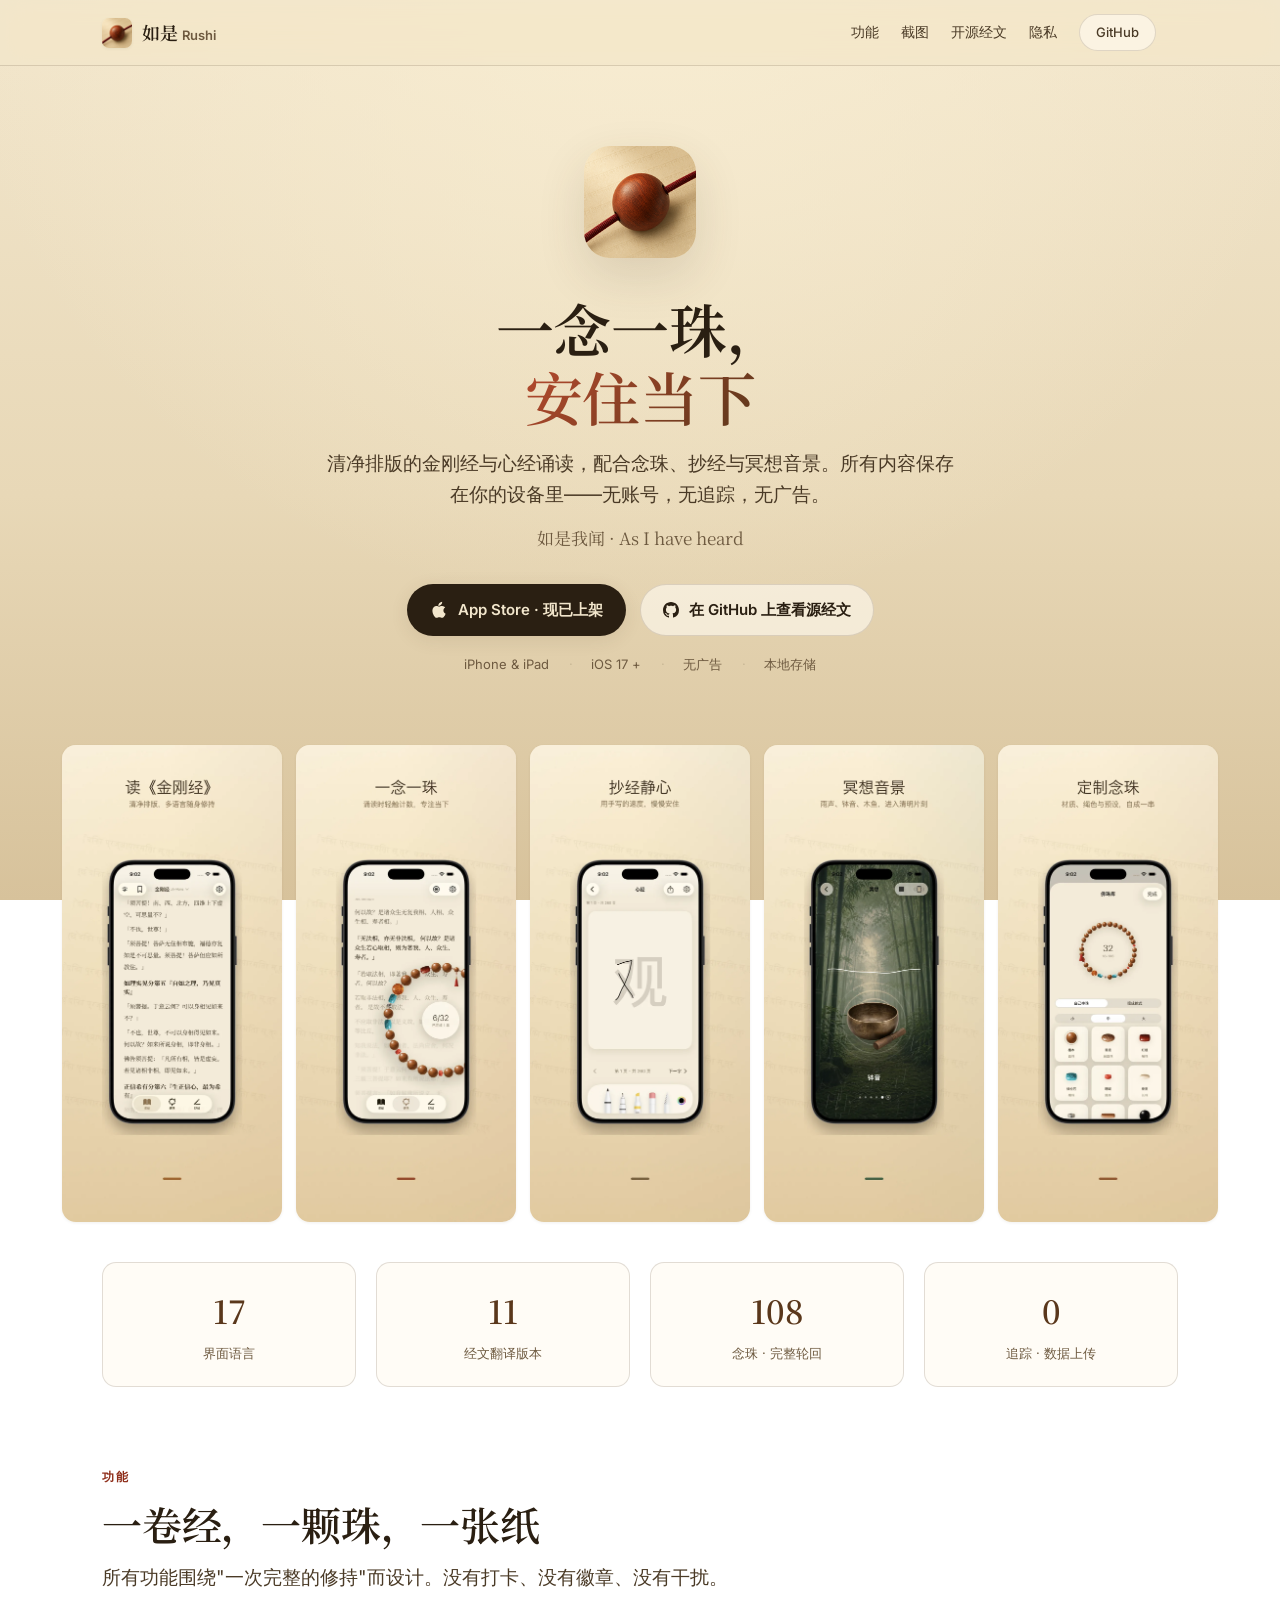
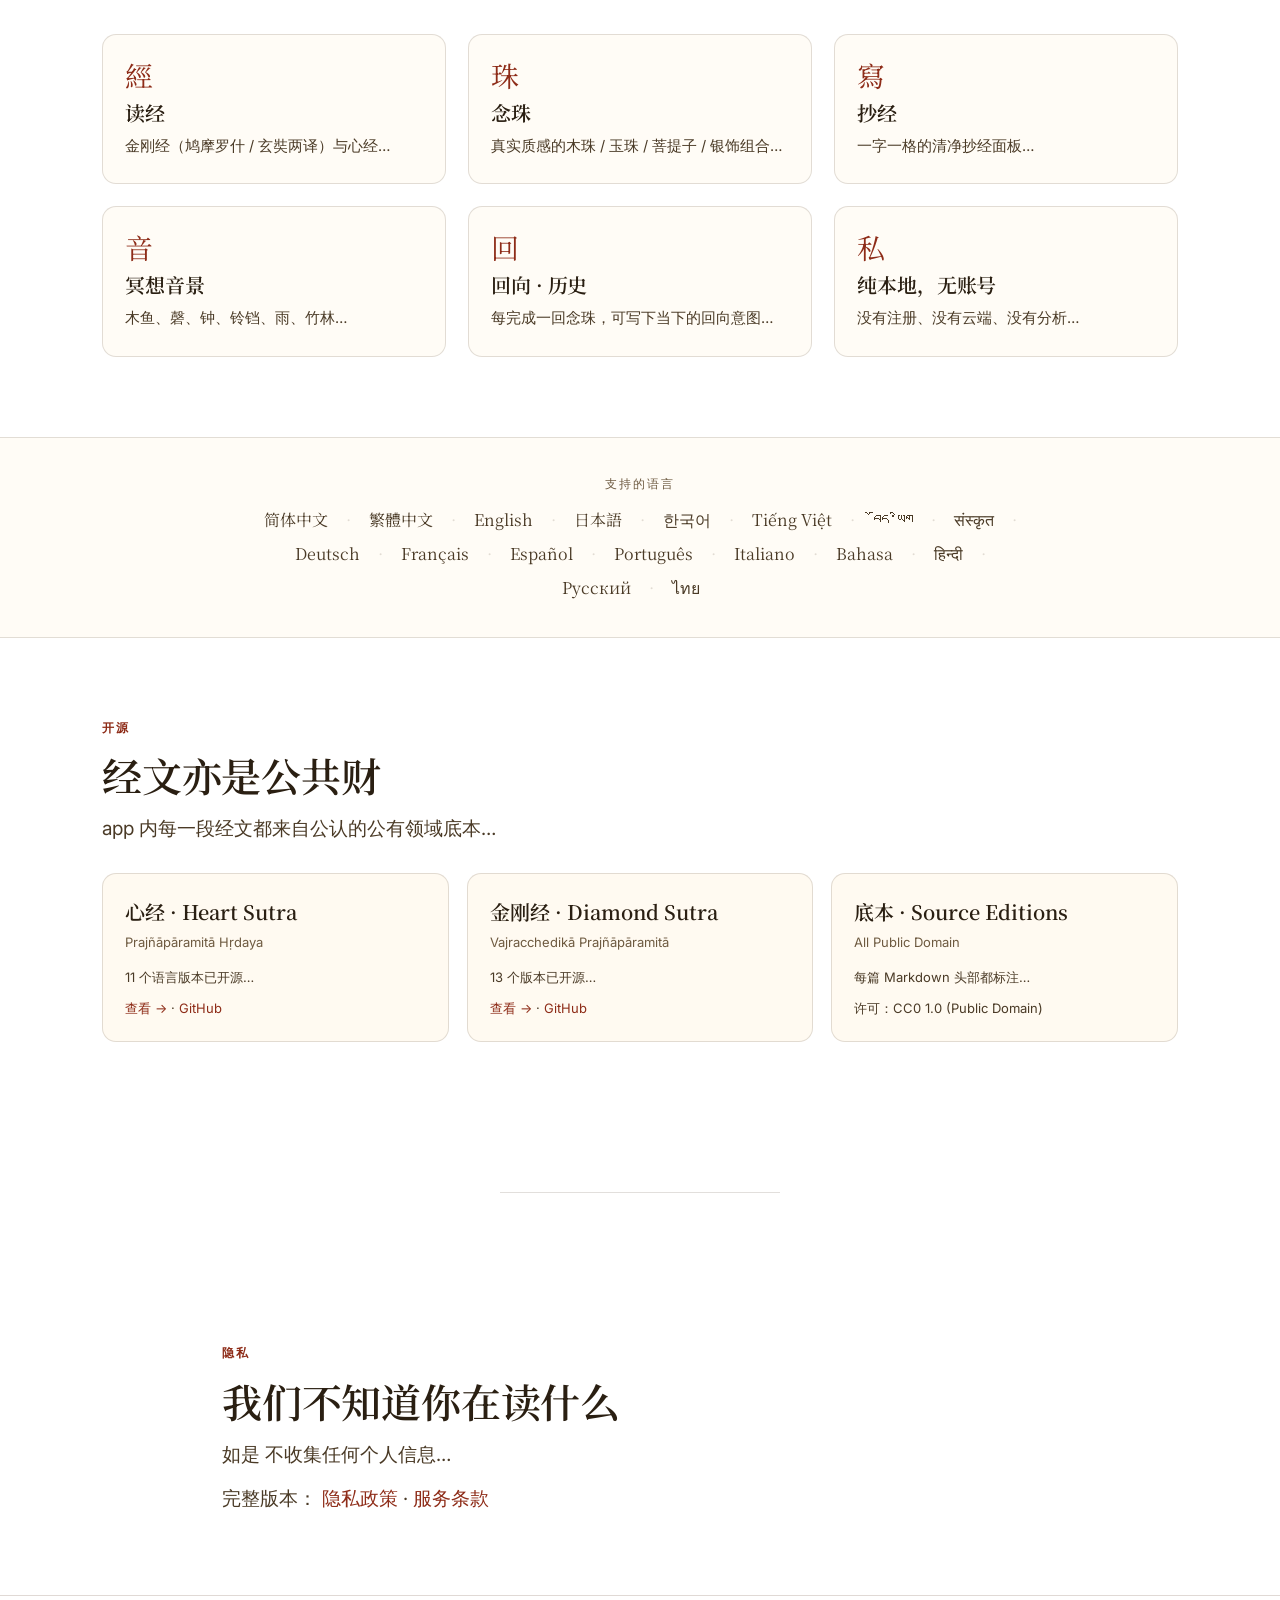
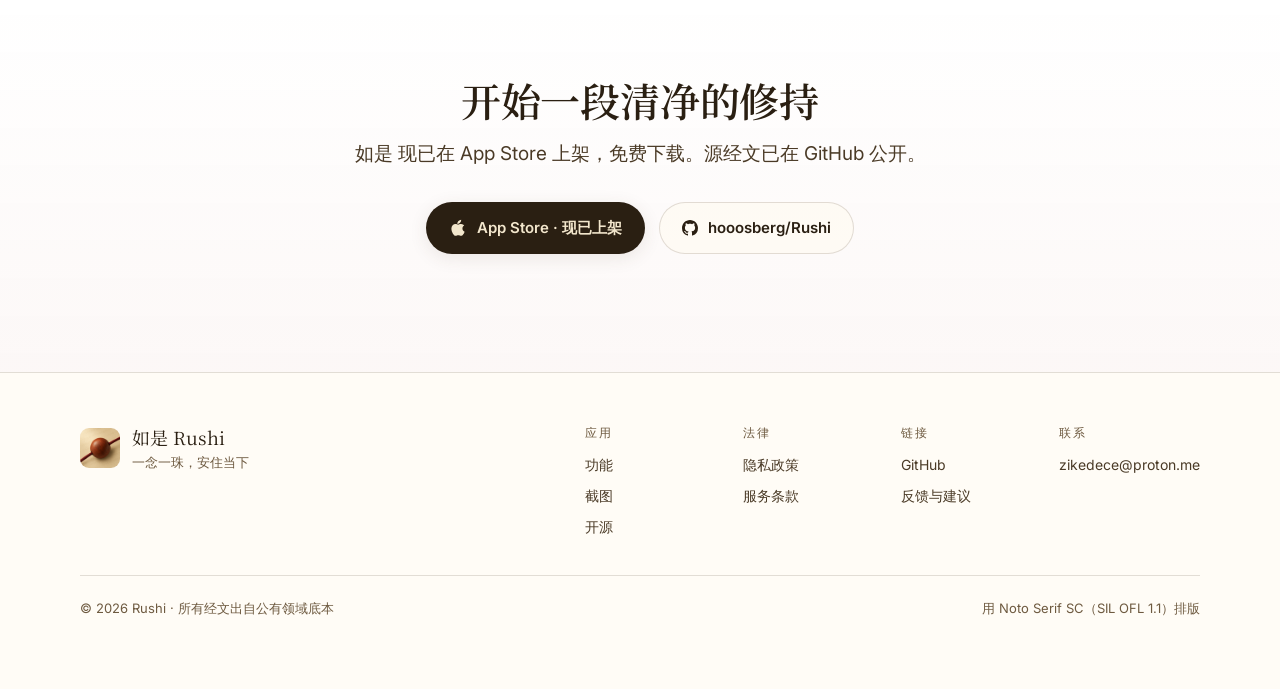
<file: index.html>
<!DOCTYPE html>
<html lang="zh-Hans">
<head>
  <meta charset="UTF-8">
  <meta name="viewport" content="width=device-width, initial-scale=1.0">
  <title data-i18n="page.title">如是 Rushi — 一念一珠，安住当下 · 金刚经 / 心经多语种诵读</title>
  <meta name="description" content="如是（Rushi）is a quiet iPhone & iPad app for reading the Diamond Sutra and Heart Sutra, working a 108-bead mala, copying scripture, and meditation sounds — in 17 languages. Open-source PD scriptures.">
  <meta name="keywords" content="Diamond Sutra, Heart Sutra, mala, prayer beads, mindfulness app, Buddhist app, prajnaparamita, vajracchedika, public domain sutra, Kumārajīva, Xuanzang, 金刚经, 心经, 念珠, 抄经">
  <meta name="author" content="Rushi">
  <meta name="theme-color" content="#F2E6CC">
  <link rel="canonical" href="https://hooosberg.github.io/Rushi/">
  <link rel="alternate" hreflang="x-default" href="https://hooosberg.github.io/Rushi/">
  <link rel="alternate" hreflang="zh-Hans" href="https://hooosberg.github.io/Rushi/#lang=zh-Hans">
  <link rel="alternate" hreflang="zh-Hant" href="https://hooosberg.github.io/Rushi/#lang=zh-Hant">
  <link rel="alternate" hreflang="en" href="https://hooosberg.github.io/Rushi/#lang=en">
  <link rel="alternate" hreflang="ja" href="https://hooosberg.github.io/Rushi/#lang=ja">
  <link rel="alternate" hreflang="ko" href="https://hooosberg.github.io/Rushi/#lang=ko">
  <link rel="alternate" hreflang="vi" href="https://hooosberg.github.io/Rushi/#lang=vi">
  <link rel="alternate" hreflang="de" href="https://hooosberg.github.io/Rushi/#lang=de">
  <link rel="alternate" hreflang="fr" href="https://hooosberg.github.io/Rushi/#lang=fr">
  <link rel="alternate" hreflang="th" href="https://hooosberg.github.io/Rushi/#lang=th">
  <link rel="stylesheet" href="./styles.css">
  <link rel="icon" type="image/png" sizes="32x32" href="./icons/app-icon-32.png">
  <link rel="icon" type="image/png" sizes="192x192" href="./icons/app-icon-180.png">
  <link rel="apple-touch-icon" sizes="180x180" href="./icons/app-icon-180.png">

  <!-- Open Graph -->
  <meta property="og:title" content="Rushi (如是) — One bead, one breath, one moment">
  <meta property="og:description" content="A quiet iPhone & iPad app for the Diamond Sutra and Heart Sutra in 17 languages. Open-source PD scriptures. No tracking.">
  <meta property="og:type" content="website">
  <meta property="og:url" content="https://hooosberg.github.io/Rushi/">
  <meta property="og:image" content="https://hooosberg.github.io/Rushi/posters/sheet-en.webp">
  <meta property="og:locale" content="en_US">
  <meta property="og:locale:alternate" content="zh_CN">
  <meta property="og:locale:alternate" content="zh_TW">
  <meta property="og:locale:alternate" content="ja_JP">
  <meta property="og:locale:alternate" content="ko_KR">
  <meta name="twitter:card" content="summary_large_image">
  <meta name="twitter:title" content="Rushi — Diamond Sutra & Heart Sutra app, all open source">
  <meta name="twitter:description" content="A quiet iPhone & iPad app for reading sutras, mala beads, copy practice, and meditation sounds. 17 languages, no tracking.">
  <meta name="twitter:image" content="https://hooosberg.github.io/Rushi/posters/sheet-en.webp">

  <script type="application/ld+json">
  {
    "@context": "https://schema.org",
    "@type": "MobileApplication",
    "name": "Rushi (如是)",
    "operatingSystem": "iOS 17.0+",
    "applicationCategory": "LifestyleApplication",
    "applicationSubCategory": "Mindfulness, Buddhist Practice",
    "description": "Diamond Sutra and Heart Sutra in calligraphic typography, with 108-bead mala, copy practice, and meditation soundscapes. All on-device.",
    "url": "https://hooosberg.github.io/Rushi/",
    "image": "https://hooosberg.github.io/Rushi/icons/app-icon-1024.png",
    "inLanguage": ["zh-Hans","zh-Hant","en","ja","ko","vi","bo","sa","de","fr","th","hi","es","pt","ru","it","id"],
    "offers": { "@type": "Offer", "price": "0", "priceCurrency": "USD" },
    "downloadUrl": "https://apps.apple.com/us/app/rushi-sutra-mala-meditation/id6766074713",
    "author": { "@type": "Person", "name": "hooosberg", "url": "https://github.com/hooosberg" }
  }
  </script>
</head>
<body>

<!-- ============================ Nav ============================ -->
<nav class="nav">
  <div class="nav-inner">
    <a href="#top" class="nav-brand">
      <img src="./icons/app-icon-64.png" alt="Rushi 如是 app icon">
      <span><span class="name-cn">如是</span><span class="name-en">Rushi</span></span>
    </a>
    <div class="nav-links">
      <a href="#features" data-i18n="nav.features">功能</a>
      <a href="#screens" data-i18n="nav.screenshots">截图</a>
      <a href="#sutras" data-i18n="nav.sutras">开源经文</a>
      <a href="#privacy-promise" data-i18n="nav.privacy">隐私</a>
      <a href="https://github.com/hooosberg/Rushi" class="btn btn-outline" style="padding:7px 16px;font-size:13px" data-i18n="nav.github">GitHub</a>
      <div class="lang-dropdown" data-lang-switcher></div>
    </div>
  </div>
</nav>

<!-- ============================ Hero ============================ -->
<section class="hero" id="top">
  <img src="./icons/app-icon-180.png" alt="Rushi app icon" class="hero-icon">
  <h1>
    <span data-i18n="hero.title.l1">一念一珠，</span><br>
    <span class="glyph" data-i18n="hero.title.l2">安住当下</span>
  </h1>
  <p class="lede" data-i18n="hero.lede">清净排版的金刚经与心经诵读，配合念珠、抄经与冥想音景。所有内容保存在你的设备里——无账号，无追踪，无广告。</p>
  <p class="subtitle" data-i18n="hero.subtitle">如是我闻 · As I have heard</p>

  <div class="cta-row">
    <a href="https://apps.apple.com/us/app/rushi-sutra-mala-meditation/id6766074713" class="btn btn-primary" target="_blank" rel="noopener">
      <svg width="18" height="18" viewBox="0 0 384 512" fill="currentColor"><path d="M318.7 268.7c-.2-36.7 16.4-64.4 50-84.8-18.8-26.9-47.2-41.7-84.7-44.6-35.5-2.8-74.3 20.7-88.5 20.7-15 0-49.4-19.7-76.4-19.7C63.3 141.2 4 184.8 4 273.5q0 39.3 14.4 81.2c12.8 36.7 59 126.7 107.2 125.2 25.2-.6 43-17.9 75.8-17.9 31.8 0 48.3 17.9 76.4 17.9 48.6-.7 90.4-82.5 102.6-119.3-65.2-30.7-61.7-90-61.7-91.9zM254.6 100.4C285.3 64 282.5 30.9 281.6 19c-27.6 1.6-59.5 18.8-77.7 39.9-20 22.6-31.7 50.6-29.2 81.9 29.8 2.3 56.9-13 79.9-40.4z"/></svg>
      <span data-i18n="hero.cta.store">App Store · 现已上架</span>
    </a>
    <a href="https://github.com/hooosberg/Rushi" class="btn btn-outline">
      <svg width="16" height="16" viewBox="0 0 16 16" fill="currentColor"><path d="M8 0c4.42 0 8 3.58 8 8a8.013 8.013 0 0 1-5.45 7.59c-.4.08-.55-.17-.55-.38 0-.27.01-1.13.01-2.2 0-.75-.25-1.23-.54-1.48 1.78-.2 3.65-.88 3.65-3.95 0-.88-.31-1.59-.82-2.15.08-.2.36-1.02-.08-2.12 0 0-.67-.22-2.2.82-.64-.18-1.32-.27-2-.27-.68 0-1.36.09-2 .27-1.53-1.03-2.2-.82-2.2-.82-.44 1.1-.16 1.92-.08 2.12-.51.56-.82 1.28-.82 2.15 0 3.06 1.86 3.75 3.64 3.95-.23.2-.44.55-.51 1.07-.46.21-1.61.55-2.33-.66-.15-.24-.6-.83-1.23-.82-.67.01-.27.38.01.53.34.19.73.9.82 1.13.16.45.68 1.31 2.69.94 0 .67.01 1.3.01 1.49 0 .21-.15.45-.55.38A7.995 7.995 0 0 1 0 8c0-4.42 3.58-8 8-8Z"/></svg>
      <span data-i18n="hero.cta.github">在 GitHub 上查看源经文</span>
    </a>
  </div>

  <div class="hero-meta">
    <span data-i18n="hero.meta.iphone">iPhone &amp; iPad</span>
    <span data-i18n="hero.meta.ios">iOS 17 +</span>
    <span data-i18n="hero.meta.noads">无广告</span>
    <span data-i18n="hero.meta.local">本地存储</span>
  </div>
</section>

<!-- ============================ Hero poster row ============================ -->
<section class="hero-posters" id="screens" aria-label="App screens">
  <div class="hero-poster">
    <img data-poster-img="01-read-diamond-sutra" src="./posters/zh-Hans/01-read-diamond-sutra.webp" alt="Read the Diamond Sutra" loading="eager">
  </div>
  <div class="hero-poster">
    <img data-poster-img="02-mindful-beads" src="./posters/zh-Hans/02-mindful-beads.webp" alt="Mindful mala beads" loading="lazy">
  </div>
  <div class="hero-poster">
    <img data-poster-img="03-copy-practice" src="./posters/zh-Hans/03-copy-practice.webp" alt="Copy practice" loading="lazy">
  </div>
  <div class="hero-poster">
    <img data-poster-img="04-meditation-sounds" src="./posters/zh-Hans/04-meditation-sounds.webp" alt="Meditation soundscapes" loading="lazy">
  </div>
  <div class="hero-poster">
    <img data-poster-img="05-bead-library" src="./posters/zh-Hans/05-bead-library.webp" alt="Bead library" loading="lazy">
  </div>
</section>

<!-- ============================ Stats ============================ -->
<div class="stat-row">
  <div class="stat"><span class="num">17</span><span class="label" data-i18n="stat.langs">界面语言</span></div>
  <div class="stat"><span class="num">11</span><span class="label" data-i18n="stat.translations">经文翻译版本</span></div>
  <div class="stat"><span class="num">108</span><span class="label" data-i18n="stat.beads">念珠 · 完整轮回</span></div>
  <div class="stat"><span class="num">0</span><span class="label" data-i18n="stat.tracking">追踪 · 数据上传</span></div>
</div>

<!-- ============================ Features ============================ -->
<section class="section" id="features">
  <p class="eyebrow" data-i18n="feat.eyebrow">功能</p>
  <h2 data-i18n="feat.title">一卷经，一颗珠，一张纸</h2>
  <p class="lede" data-i18n="feat.lede">所有功能围绕"一次完整的修持"而设计。没有打卡、没有徽章、没有干扰。</p>

  <div class="features">
    <div class="feature">
      <div class="feature-glyph">經</div>
      <h3 data-i18n="feat.1.title">读经</h3>
      <p data-i18n="feat.1.body">金刚经（鸠摩罗什 / 玄奘两译）与心经…</p>
    </div>
    <div class="feature">
      <div class="feature-glyph">珠</div>
      <h3 data-i18n="feat.2.title">念珠</h3>
      <p data-i18n="feat.2.body">真实质感的木珠 / 玉珠 / 菩提子 / 银饰组合…</p>
    </div>
    <div class="feature">
      <div class="feature-glyph">寫</div>
      <h3 data-i18n="feat.3.title">抄经</h3>
      <p data-i18n="feat.3.body">一字一格的清净抄经面板…</p>
    </div>
    <div class="feature">
      <div class="feature-glyph">音</div>
      <h3 data-i18n="feat.4.title">冥想音景</h3>
      <p data-i18n="feat.4.body">木鱼、磬、钟、铃铛、雨、竹林…</p>
    </div>
    <div class="feature">
      <div class="feature-glyph">回</div>
      <h3 data-i18n="feat.5.title">回向 · 历史</h3>
      <p data-i18n="feat.5.body">每完成一回念珠，可写下当下的回向意图…</p>
    </div>
    <div class="feature">
      <div class="feature-glyph">私</div>
      <h3 data-i18n="feat.6.title">纯本地，无账号</h3>
      <p data-i18n="feat.6.body">没有注册、没有云端、没有分析…</p>
    </div>
  </div>
</section>

<!-- ============================ Languages strip ============================ -->
<div class="lang-strip">
  <p class="lang-strip-label" data-i18n="lang.label">支持的语言</p>
  <div class="lang-list">
    <span>简体中文</span><span>繁體中文</span><span>English</span><span>日本語</span><span>한국어</span>
    <span>Tiếng Việt</span><span>བོད་ཡིག</span><span>संस्कृत</span><span>Deutsch</span><span>Français</span>
    <span>Español</span><span>Português</span><span>Italiano</span><span>Bahasa</span><span>हिन्दी</span>
    <span>Русский</span><span>ไทย</span>
  </div>
</div>

<!-- ============================ Open-source sutras ============================ -->
<section class="section" id="sutras">
  <p class="eyebrow" data-i18n="sutras.eyebrow">开源</p>
  <h2 data-i18n="sutras.title">经文亦是公共财</h2>
  <p class="lede" data-i18n="sutras.lede">app 内每一段经文都来自公认的公有领域底本…</p>

  <div class="sutras-grid">
    <div class="sutra-card">
      <div class="title-cn" data-i18n="sutras.heart.title">心经 · Heart Sutra</div>
      <div class="title-en" data-i18n="sutras.heart.subtitle">Prajñāpāramitā Hṛdaya</div>
      <p class="meta" data-i18n="sutras.heart.body">11 个语言版本已开源…</p>
      <p class="meta" style="margin-top:10px"><a href="./scriptures/xin-jing/" data-i18n="sutras.heart.link">查看 →</a> · <a href="https://github.com/hooosberg/Rushi/tree/main/scriptures/xin-jing">GitHub</a></p>
    </div>
    <div class="sutra-card">
      <div class="title-cn" data-i18n="sutras.diamond.title">金刚经 · Diamond Sutra</div>
      <div class="title-en" data-i18n="sutras.diamond.subtitle">Vajracchedikā Prajñāpāramitā</div>
      <p class="meta" data-i18n="sutras.diamond.body">13 个版本已开源…</p>
      <p class="meta" style="margin-top:10px"><a href="./scriptures/jingang-jing/" data-i18n="sutras.diamond.link">查看 →</a> · <a href="https://github.com/hooosberg/Rushi/tree/main/scriptures/jingang-jing">GitHub</a></p>
    </div>
    <div class="sutra-card">
      <div class="title-cn" data-i18n="sutras.source.title">底本 · Source Editions</div>
      <div class="title-en" data-i18n="sutras.source.subtitle">All Public Domain</div>
      <p class="meta" data-i18n="sutras.source.body">每篇 Markdown 头部都标注…</p>
      <p class="meta" style="margin-top:10px" data-i18n="sutras.source.license">许可：CC0 1.0 (Public Domain)</p>
    </div>
  </div>
</section>

<div class="divider"></div>

<!-- ============================ Privacy promise ============================ -->
<section class="section section-narrow" id="privacy-promise">
  <p class="eyebrow" data-i18n="priv.eyebrow">隐私</p>
  <h2 data-i18n="priv.title">我们不知道你在读什么</h2>
  <p class="lede" data-i18n="priv.body">如是 不收集任何个人信息…</p>
  <p class="lede" style="margin-top:14px">
    <span data-i18n="priv.links">完整版本：</span>
    <a href="./privacy.html" data-i18n="priv.link.privacy">隐私政策</a> ·
    <a href="./terms.html" data-i18n="priv.link.terms">服务条款</a>
  </p>
</section>

<!-- ============================ Final CTA ============================ -->
<section class="cta-section" id="download">
  <h2 data-i18n="cta.title">开始一段清净的修持</h2>
  <p class="lede" style="margin:14px auto 28px" data-i18n="cta.body">如是 现已在 App Store 上架，免费下载。源经文已在 GitHub 公开。</p>
  <div class="cta-row">
    <a href="https://apps.apple.com/us/app/rushi-sutra-mala-meditation/id6766074713" class="btn btn-primary" target="_blank" rel="noopener">
      <svg width="18" height="18" viewBox="0 0 384 512" fill="currentColor"><path d="M318.7 268.7c-.2-36.7 16.4-64.4 50-84.8-18.8-26.9-47.2-41.7-84.7-44.6-35.5-2.8-74.3 20.7-88.5 20.7-15 0-49.4-19.7-76.4-19.7C63.3 141.2 4 184.8 4 273.5q0 39.3 14.4 81.2c12.8 36.7 59 126.7 107.2 125.2 25.2-.6 43-17.9 75.8-17.9 31.8 0 48.3 17.9 76.4 17.9 48.6-.7 90.4-82.5 102.6-119.3-65.2-30.7-61.7-90-61.7-91.9zM254.6 100.4C285.3 64 282.5 30.9 281.6 19c-27.6 1.6-59.5 18.8-77.7 39.9-20 22.6-31.7 50.6-29.2 81.9 29.8 2.3 56.9-13 79.9-40.4z"/></svg>
      <span data-i18n="hero.cta.store">App Store · 现已上架</span>
    </a>
    <a href="https://github.com/hooosberg/Rushi" class="btn btn-outline">
      <svg width="16" height="16" viewBox="0 0 16 16" fill="currentColor"><path d="M8 0c4.42 0 8 3.58 8 8a8.013 8.013 0 0 1-5.45 7.59c-.4.08-.55-.17-.55-.38 0-.27.01-1.13.01-2.2 0-.75-.25-1.23-.54-1.48 1.78-.2 3.65-.88 3.65-3.95 0-.88-.31-1.59-.82-2.15.08-.2.36-1.02-.08-2.12 0 0-.67-.22-2.2.82-.64-.18-1.32-.27-2-.27-.68 0-1.36.09-2 .27-1.53-1.03-2.2-.82-2.2-.82-.44 1.1-.16 1.92-.08 2.12-.51.56-.82 1.28-.82 2.15 0 3.06 1.86 3.75 3.64 3.95-.23.2-.44.55-.51 1.07-.46.21-1.61.55-2.33-.66-.15-.24-.6-.83-1.23-.82-.67.01-.27.38.01.53.34.19.73.9.82 1.13.16.45.68 1.31 2.69.94 0 .67.01 1.3.01 1.49 0 .21-.15.45-.55.38A7.995 7.995 0 0 1 0 8c0-4.42 3.58-8 8-8Z"/></svg>
      hooosberg/Rushi
    </a>
  </div>
</section>

<!-- ============================ Footer ============================ -->
<footer>
  <div class="foot-inner">
    <div class="foot-brand">
      <img src="./icons/app-icon-96.png" alt="Rushi">
      <div>
        <div>如是 Rushi</div>
        <div style="font-size:13px;color:var(--muted);font-family:var(--sans);font-weight:400" data-i18n="foot.tagline">一念一珠，安住当下</div>
      </div>
    </div>
    <div class="foot-links">
      <div class="foot-col">
        <span class="foot-col-title" data-i18n="foot.app">应用</span>
        <a href="#features" data-i18n="feat.eyebrow">功能</a>
        <a href="#screens" data-i18n="nav.screenshots">截图</a>
        <a href="#sutras" data-i18n="sutras.eyebrow">开源</a>
      </div>
      <div class="foot-col">
        <span class="foot-col-title" data-i18n="foot.legal">法律</span>
        <a href="./privacy.html" data-i18n="priv.link.privacy">隐私政策</a>
        <a href="./terms.html" data-i18n="priv.link.terms">服务条款</a>
      </div>
      <div class="foot-col">
        <span class="foot-col-title" data-i18n="foot.links">链接</span>
        <a href="https://github.com/hooosberg/Rushi" data-i18n="foot.repo">GitHub</a>
        <a href="https://github.com/hooosberg/Rushi/issues" data-i18n="foot.feedback">反馈与建议</a>
      </div>
      <div class="foot-col">
        <span class="foot-col-title" data-i18n="foot.contact">联系</span>
        <a href="mailto:zikedece@proton.me">zikedece@proton.me</a>
      </div>
    </div>
  </div>
  <div class="foot-bottom">
    <span data-i18n="foot.copyright">© 2026 Rushi · 所有经文出自公有领域底本</span>
    <span data-i18n="foot.fontnote">用 Noto Serif SC（SIL OFL 1.1）排版</span>
  </div>
</footer>

<script src="./i18n.js"></script>
</body>
</html>
</file>
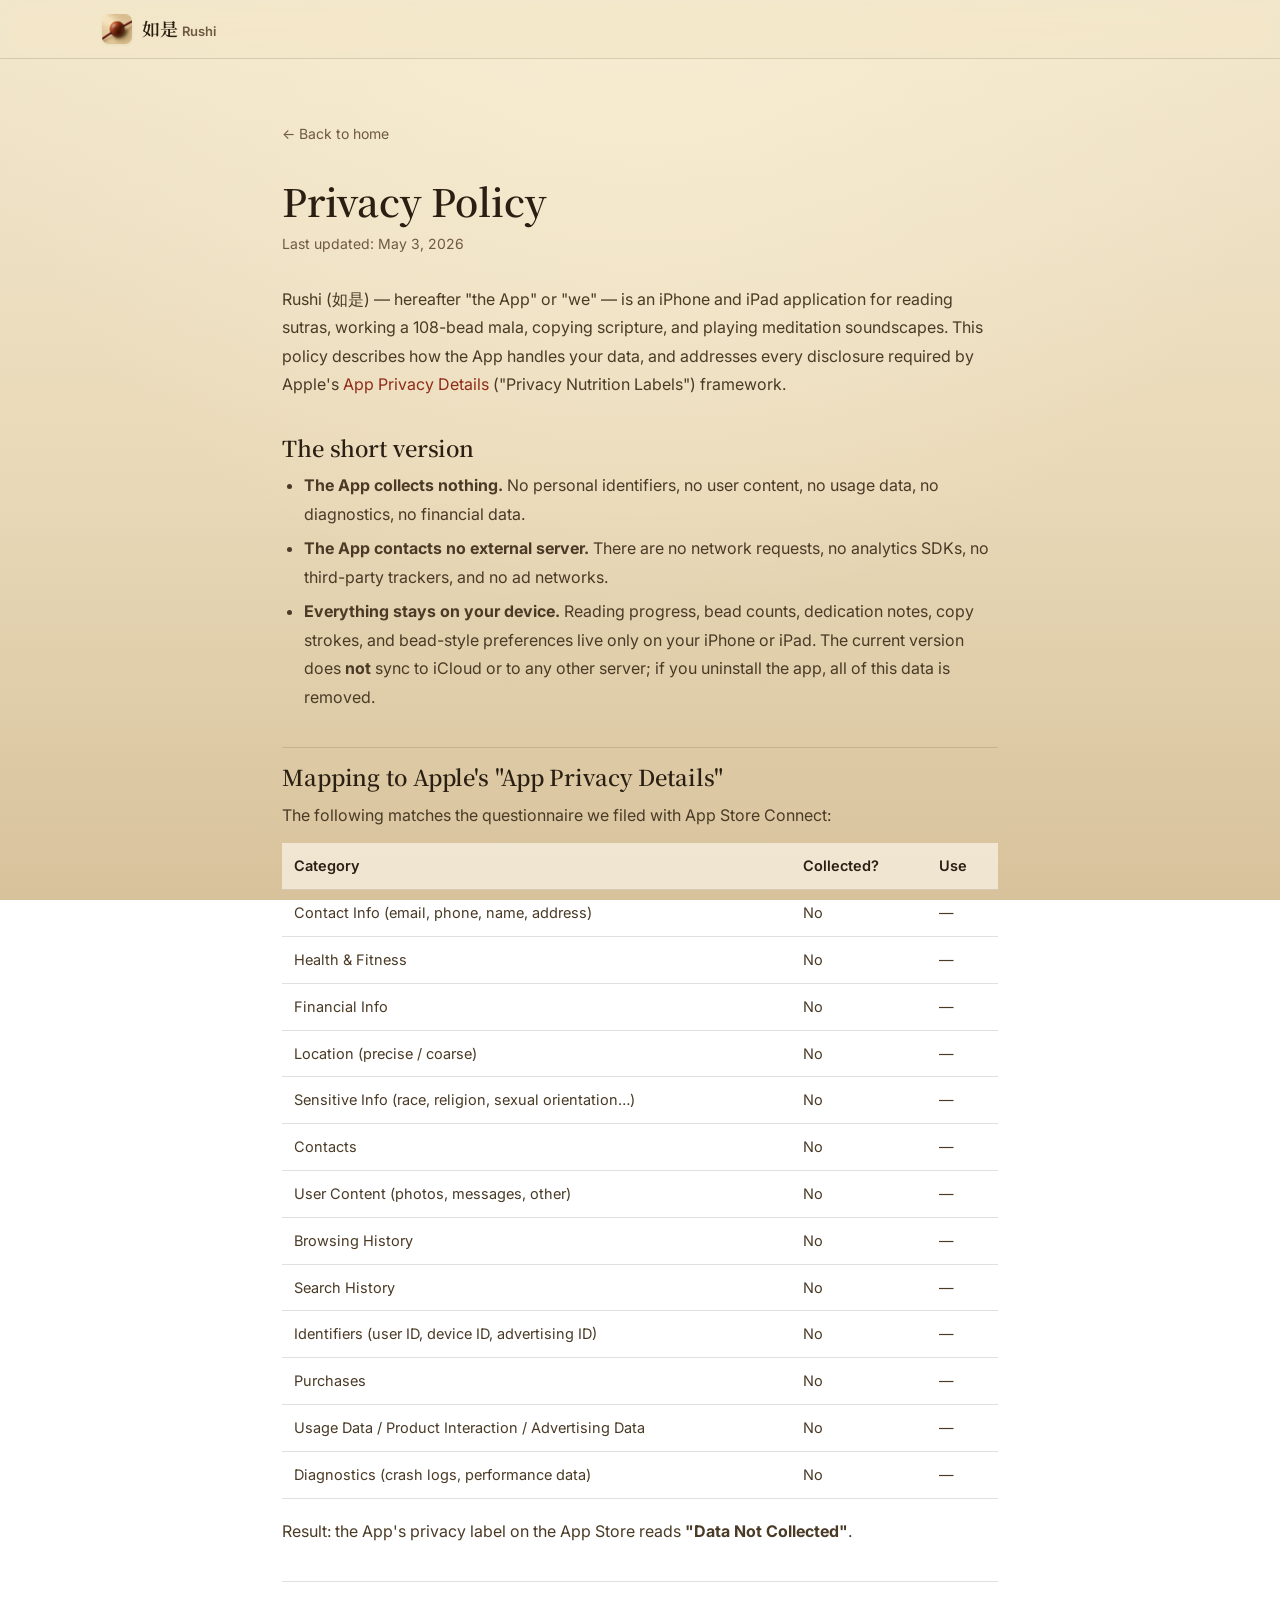
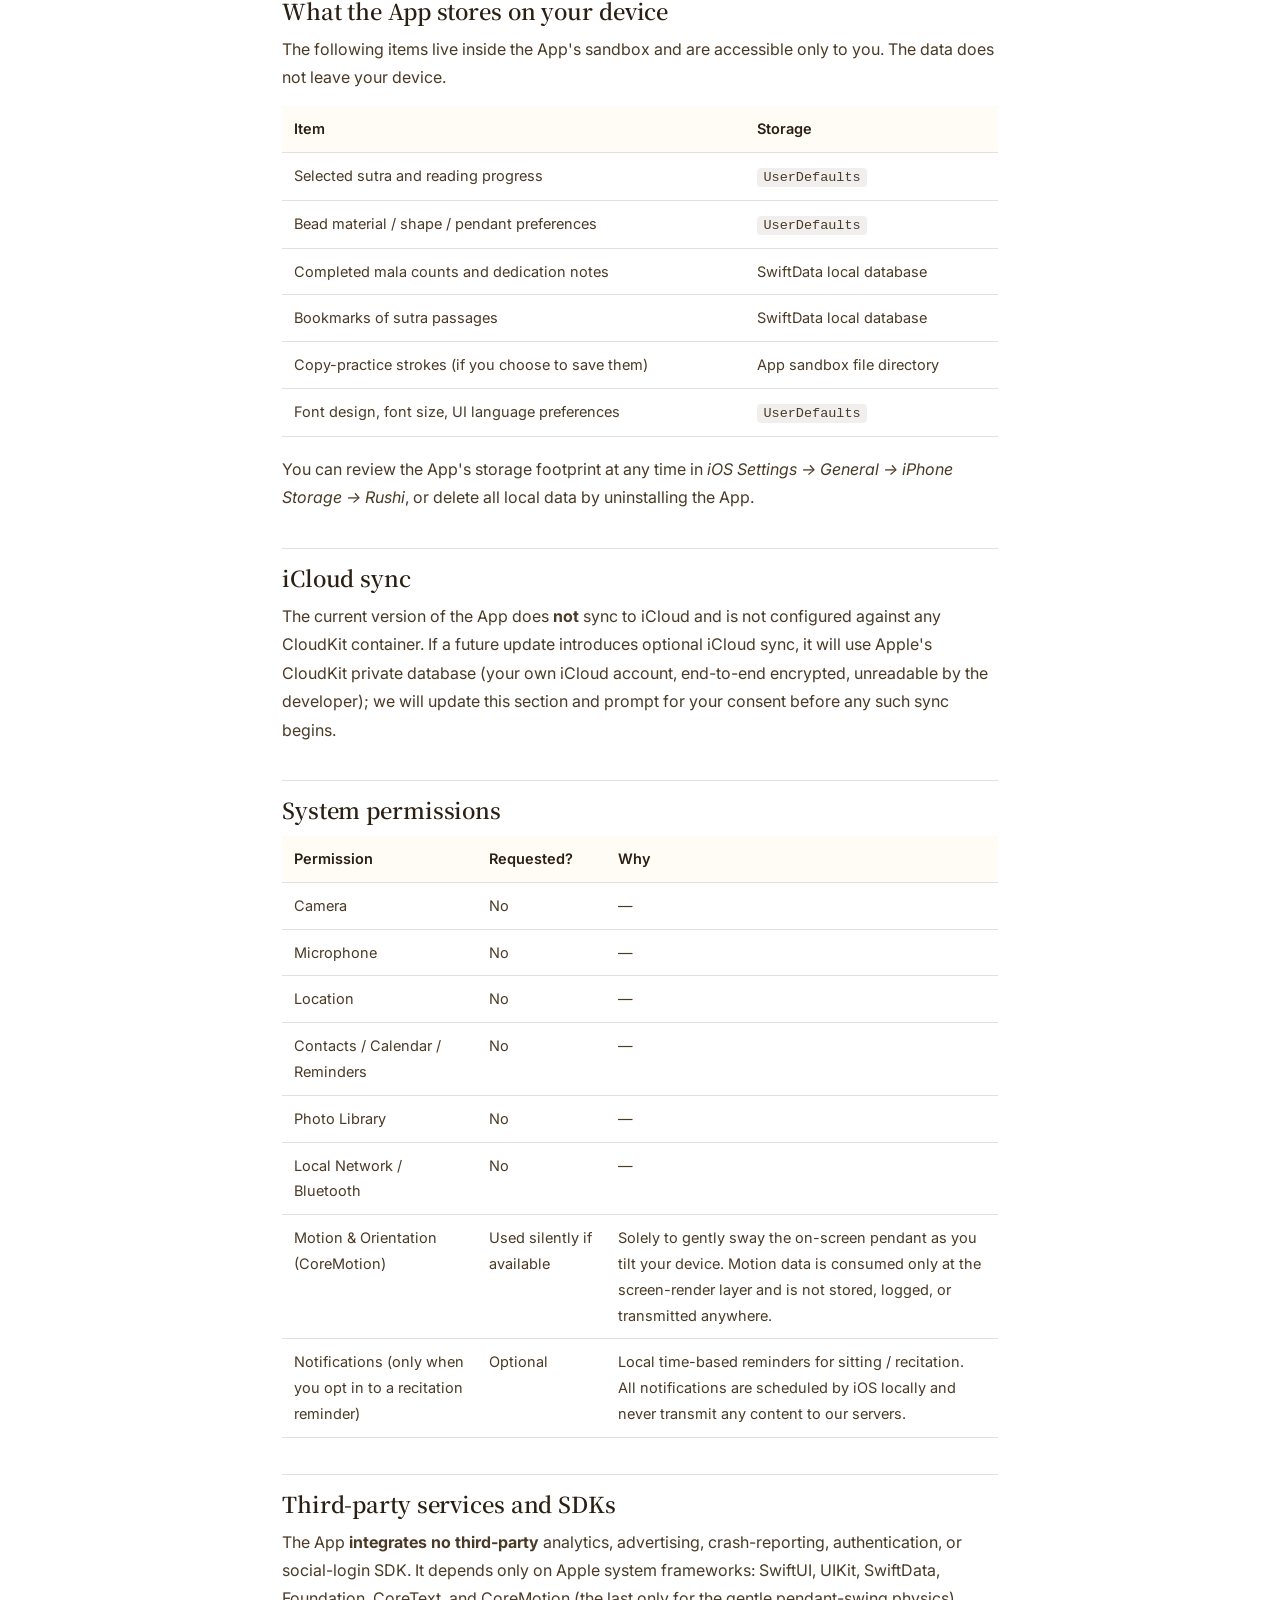
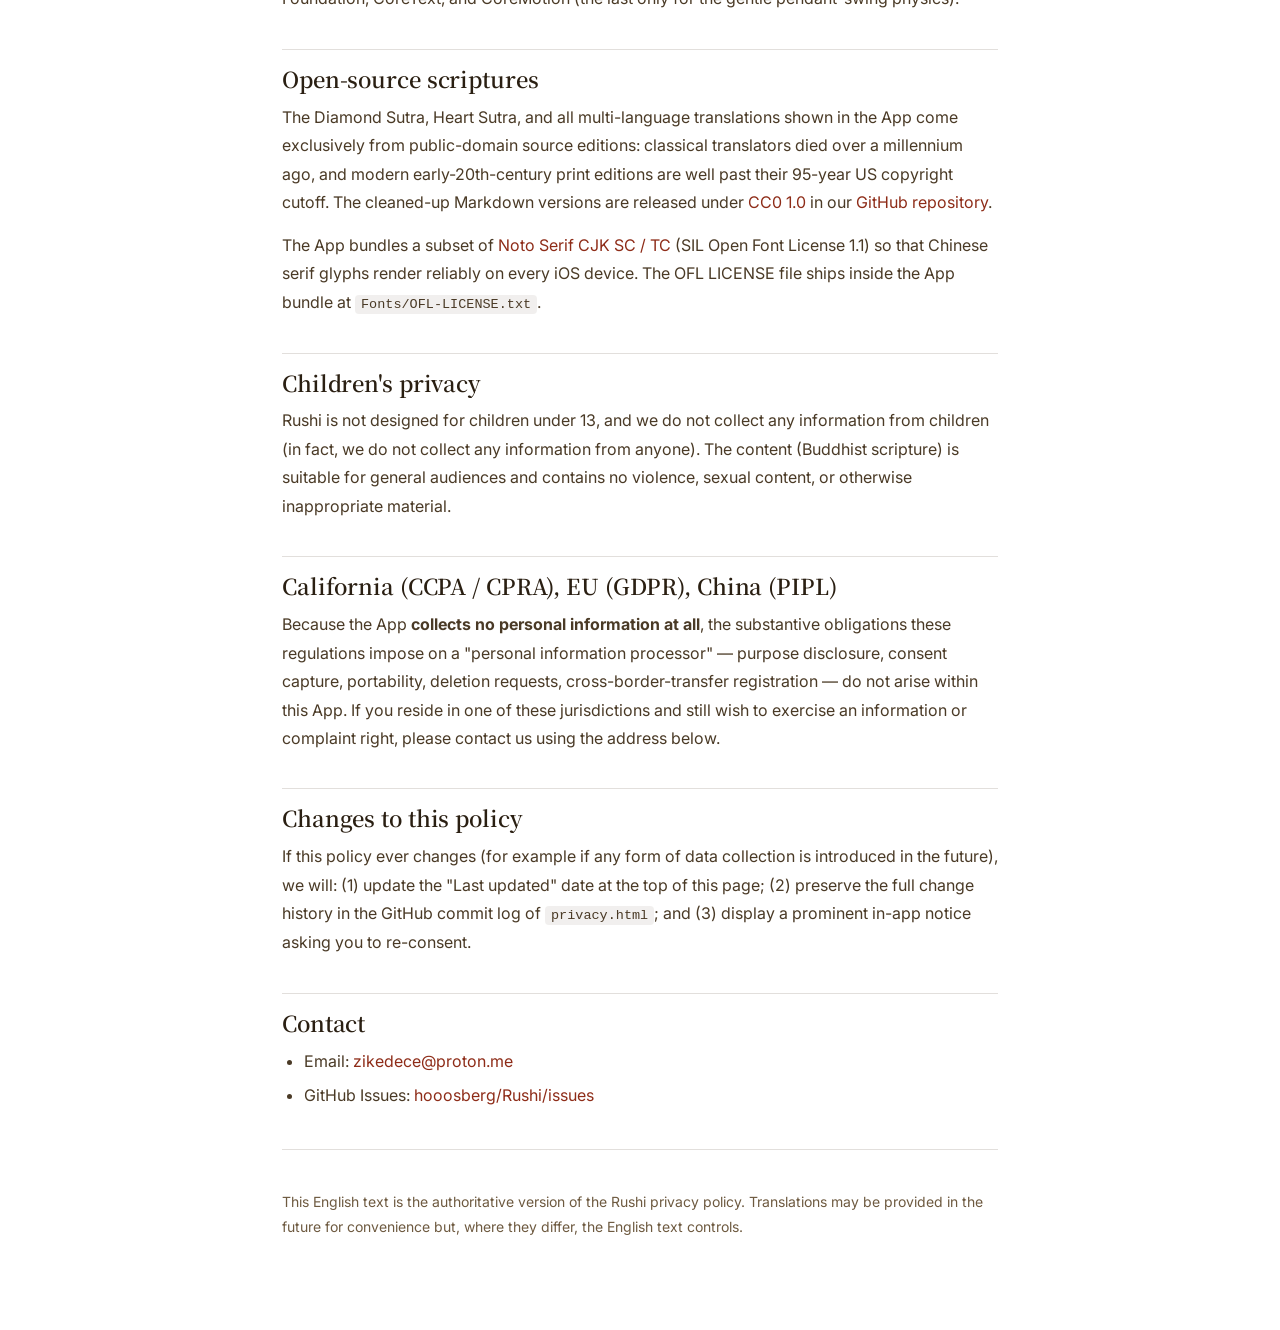
<file: privacy.html>
<!DOCTYPE html>
<html lang="en">
<head>
  <meta charset="UTF-8">
  <meta name="viewport" content="width=device-width, initial-scale=1.0">
  <title>Privacy Policy — Rushi (如是)</title>
  <meta name="description" content="Rushi (如是) iOS app privacy policy. The app collects no personal data, contacts no external server, and stores everything on-device.">
  <link rel="stylesheet" href="./styles.css">
  <link rel="icon" type="image/png" sizes="32x32" href="./icons/app-icon-32.png">
  <link rel="apple-touch-icon" sizes="180x180" href="./icons/app-icon-180.png">
</head>
<body>

<nav class="nav">
  <div class="nav-inner">
    <a href="./" class="nav-brand">
      <img src="./icons/app-icon-64.png" alt="Rushi">
      <span><span class="name-cn">如是</span><span class="name-en">Rushi</span></span>
    </a>
  </div>
</nav>

<div class="legal-page">
  <a href="./" class="back-link">← Back to home</a>
  <h1>Privacy Policy</h1>
  <p class="updated">Last updated: May 3, 2026</p>

  <p>Rushi (如是) — hereafter "the App" or "we" — is an iPhone and iPad
  application for reading sutras, working a 108-bead mala, copying
  scripture, and playing meditation soundscapes. This policy describes how
  the App handles your data, and addresses every disclosure required by
  Apple's <a href="https://developer.apple.com/app-store/app-privacy-details/">App
  Privacy Details</a> ("Privacy Nutrition Labels") framework.</p>

  <h2>The short version</h2>
  <ul>
    <li><strong>The App collects nothing.</strong> No personal identifiers,
        no user content, no usage data, no diagnostics, no financial data.</li>
    <li><strong>The App contacts no external server.</strong> There are no
        network requests, no analytics SDKs, no third-party trackers, and no
        ad networks.</li>
    <li><strong>Everything stays on your device.</strong> Reading progress,
        bead counts, dedication notes, copy strokes, and bead-style
        preferences live only on your iPhone or iPad. The current version
        does <strong>not</strong> sync to iCloud or to any other server;
        if you uninstall the app, all of this data is removed.</li>
  </ul>

  <h2>Mapping to Apple's "App Privacy Details"</h2>
  <p>The following matches the questionnaire we filed with App Store
  Connect:</p>
  <table>
    <tr><th>Category</th><th>Collected?</th><th>Use</th></tr>
    <tr><td>Contact Info (email, phone, name, address)</td><td>No</td><td>—</td></tr>
    <tr><td>Health &amp; Fitness</td><td>No</td><td>—</td></tr>
    <tr><td>Financial Info</td><td>No</td><td>—</td></tr>
    <tr><td>Location (precise / coarse)</td><td>No</td><td>—</td></tr>
    <tr><td>Sensitive Info (race, religion, sexual orientation…)</td><td>No</td><td>—</td></tr>
    <tr><td>Contacts</td><td>No</td><td>—</td></tr>
    <tr><td>User Content (photos, messages, other)</td><td>No</td><td>—</td></tr>
    <tr><td>Browsing History</td><td>No</td><td>—</td></tr>
    <tr><td>Search History</td><td>No</td><td>—</td></tr>
    <tr><td>Identifiers (user ID, device ID, advertising ID)</td><td>No</td><td>—</td></tr>
    <tr><td>Purchases</td><td>No</td><td>—</td></tr>
    <tr><td>Usage Data / Product Interaction / Advertising Data</td><td>No</td><td>—</td></tr>
    <tr><td>Diagnostics (crash logs, performance data)</td><td>No</td><td>—</td></tr>
  </table>
  <p>Result: the App's privacy label on the App Store reads
  <strong>"Data Not Collected"</strong>.</p>

  <h2>What the App stores on your device</h2>
  <p>The following items live inside the App's sandbox and are accessible
  only to you. The data does not leave your device.</p>
  <table>
    <tr><th>Item</th><th>Storage</th></tr>
    <tr><td>Selected sutra and reading progress</td><td><code>UserDefaults</code></td></tr>
    <tr><td>Bead material / shape / pendant preferences</td><td><code>UserDefaults</code></td></tr>
    <tr><td>Completed mala counts and dedication notes</td><td>SwiftData local database</td></tr>
    <tr><td>Bookmarks of sutra passages</td><td>SwiftData local database</td></tr>
    <tr><td>Copy-practice strokes (if you choose to save them)</td><td>App sandbox file directory</td></tr>
    <tr><td>Font design, font size, UI language preferences</td><td><code>UserDefaults</code></td></tr>
  </table>
  <p>You can review the App's storage footprint at any time in
  <em>iOS Settings → General → iPhone Storage → Rushi</em>, or delete all
  local data by uninstalling the App.</p>

  <h2>iCloud sync</h2>
  <p>The current version of the App does <strong>not</strong> sync to
  iCloud and is not configured against any CloudKit container. If a
  future update introduces optional iCloud sync, it will use Apple's
  CloudKit private database (your own iCloud account, end-to-end
  encrypted, unreadable by the developer); we will update this section
  and prompt for your consent before any such sync begins.</p>

  <h2>System permissions</h2>
  <table>
    <tr><th>Permission</th><th>Requested?</th><th>Why</th></tr>
    <tr><td>Camera</td><td>No</td><td>—</td></tr>
    <tr><td>Microphone</td><td>No</td><td>—</td></tr>
    <tr><td>Location</td><td>No</td><td>—</td></tr>
    <tr><td>Contacts / Calendar / Reminders</td><td>No</td><td>—</td></tr>
    <tr><td>Photo Library</td><td>No</td><td>—</td></tr>
    <tr><td>Local Network / Bluetooth</td><td>No</td><td>—</td></tr>
    <tr><td>Motion &amp; Orientation (CoreMotion)</td><td>Used silently if available</td>
        <td>Solely to gently sway the on-screen pendant as you tilt your
            device. Motion data is consumed only at the screen-render layer
            and is not stored, logged, or transmitted anywhere.</td></tr>
    <tr><td>Notifications (only when you opt in to a recitation reminder)</td><td>Optional</td>
        <td>Local time-based reminders for sitting / recitation. All
            notifications are scheduled by iOS locally and never transmit any
            content to our servers.</td></tr>
  </table>

  <h2>Third-party services and SDKs</h2>
  <p>The App <strong>integrates no third-party</strong> analytics,
  advertising, crash-reporting, authentication, or social-login SDK. It
  depends only on Apple system frameworks: SwiftUI, UIKit, SwiftData,
  Foundation, CoreText, and CoreMotion (the last only for the gentle
  pendant-swing physics).</p>

  <h2>Open-source scriptures</h2>
  <p>The Diamond Sutra, Heart Sutra, and all multi-language translations
  shown in the App come exclusively from public-domain source editions:
  classical translators died over a millennium ago, and modern
  early-20th-century print editions are well past their 95-year US
  copyright cutoff. The cleaned-up Markdown versions are released under
  <a href="https://creativecommons.org/publicdomain/zero/1.0/">CC0 1.0</a>
  in our <a href="https://github.com/hooosberg/Rushi">GitHub repository</a>.</p>
  <p>The App bundles a subset of
  <a href="https://github.com/notofonts/noto-cjk">Noto Serif CJK SC / TC</a>
  (SIL Open Font License 1.1) so that Chinese serif glyphs render reliably
  on every iOS device. The OFL LICENSE file ships inside the App bundle at
  <code>Fonts/OFL-LICENSE.txt</code>.</p>

  <h2>Children's privacy</h2>
  <p>Rushi is not designed for children under 13, and we do not collect any
  information from children (in fact, we do not collect any information from
  anyone). The content (Buddhist scripture) is suitable for general
  audiences and contains no violence, sexual content, or otherwise
  inappropriate material.</p>

  <h2>California (CCPA / CPRA), EU (GDPR), China (PIPL)</h2>
  <p>Because the App <strong>collects no personal information at all</strong>,
  the substantive obligations these regulations impose on a "personal
  information processor" — purpose disclosure, consent capture,
  portability, deletion requests, cross-border-transfer registration — do
  not arise within this App. If you reside in one of these jurisdictions
  and still wish to exercise an information or complaint right, please
  contact us using the address below.</p>

  <h2>Changes to this policy</h2>
  <p>If this policy ever changes (for example if any form of data collection
  is introduced in the future), we will: (1) update the "Last updated"
  date at the top of this page; (2) preserve the full change history in
  the GitHub commit log of <code>privacy.html</code>; and (3) display a
  prominent in-app notice asking you to re-consent.</p>

  <h2>Contact</h2>
  <ul>
    <li>Email: <a href="mailto:zikedece@proton.me">zikedece@proton.me</a></li>
    <li>GitHub Issues: <a href="https://github.com/hooosberg/Rushi/issues">hooosberg/Rushi/issues</a></li>
  </ul>

  <hr style="margin:40px 0;border:none;border-top:1px solid var(--line)">
  <p style="font-size:14px;color:var(--muted)">This English text is the
  authoritative version of the Rushi privacy policy. Translations may be
  provided in the future for convenience but, where they differ, the
  English text controls.</p>
</div>

</body>
</html>
</file>
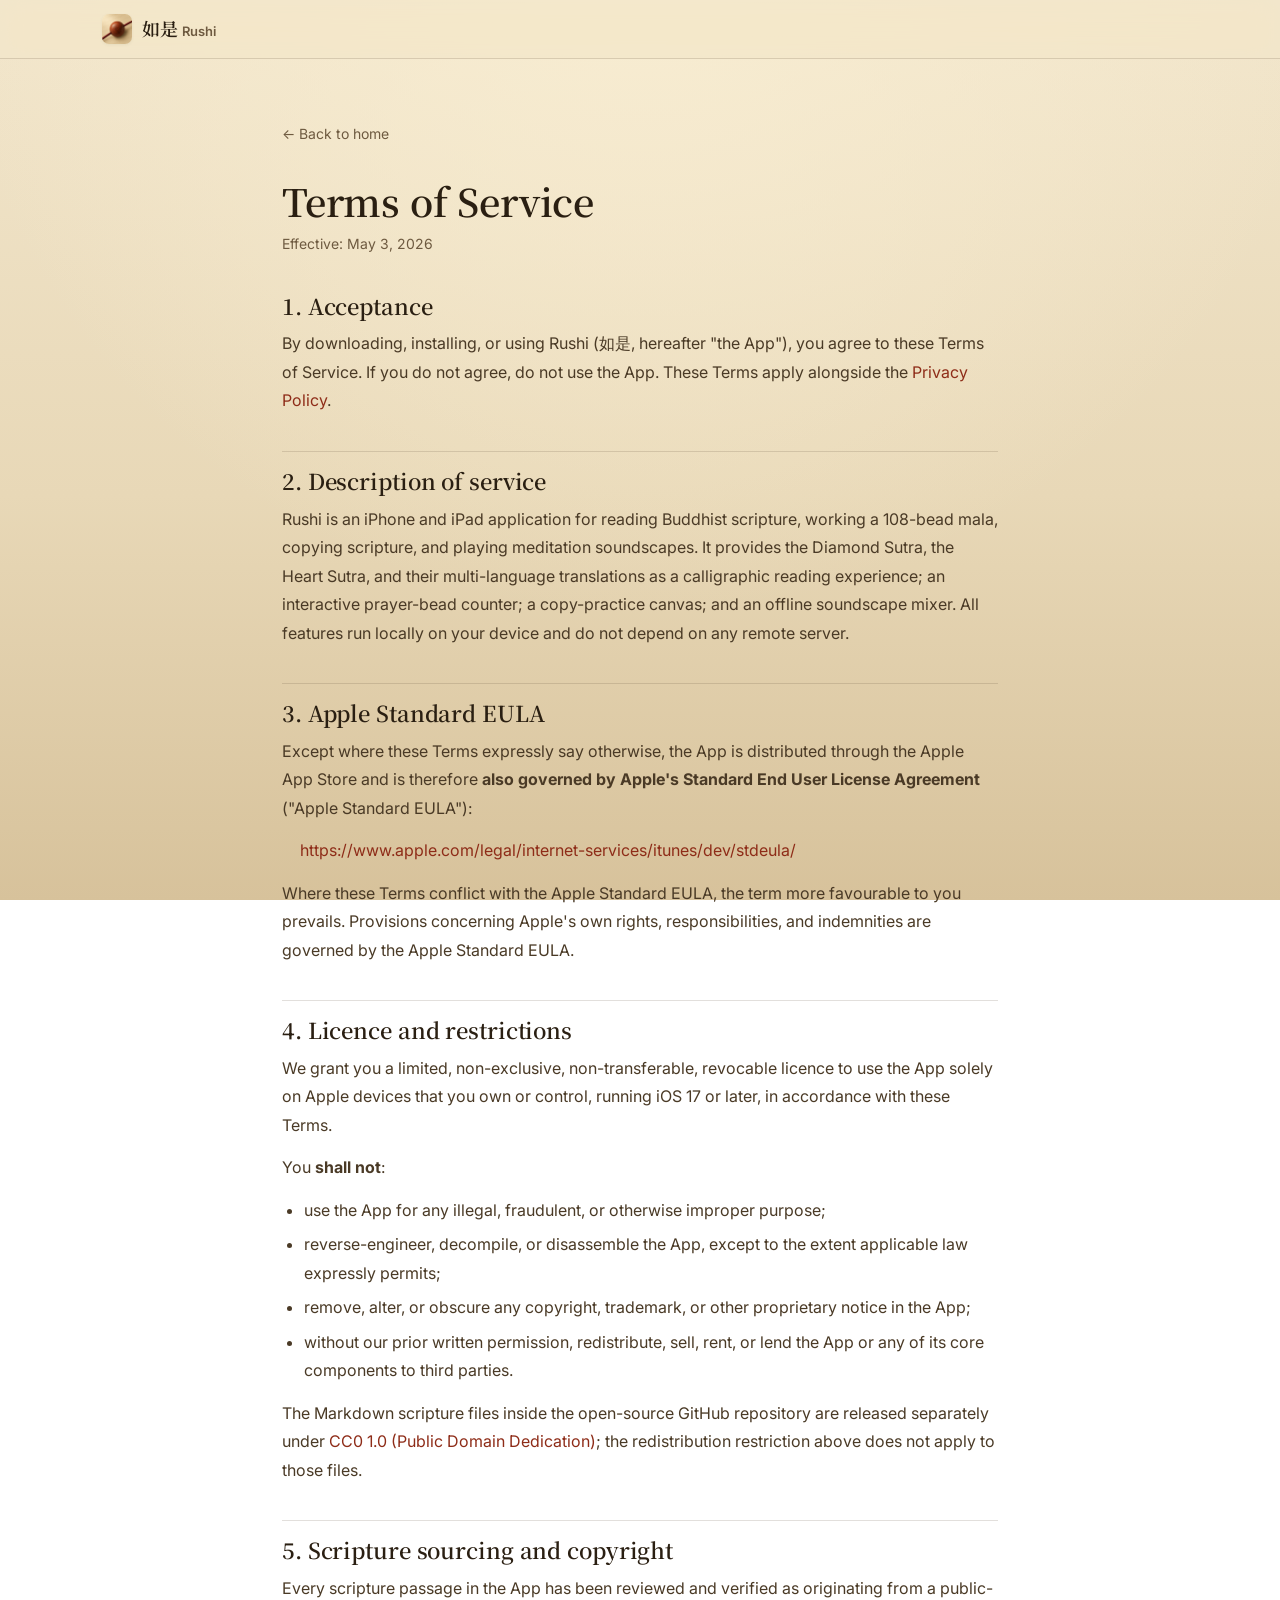
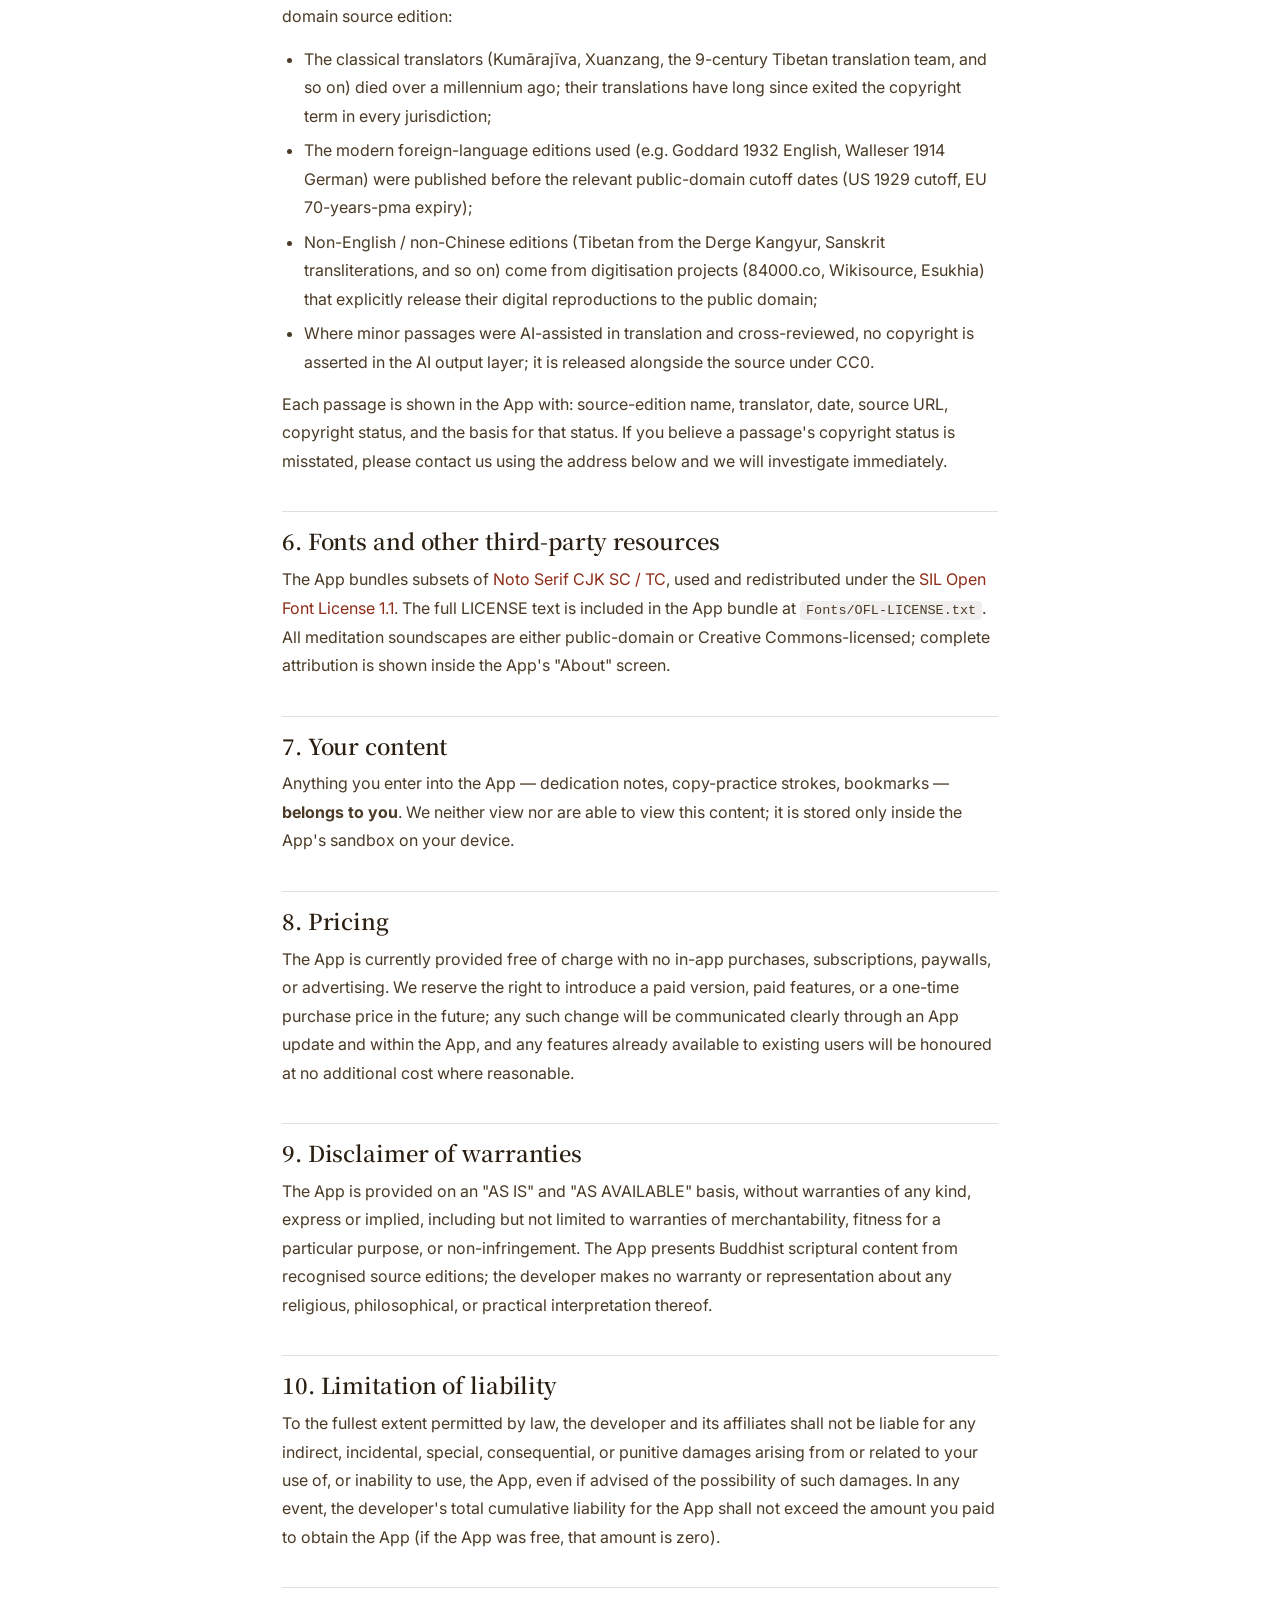
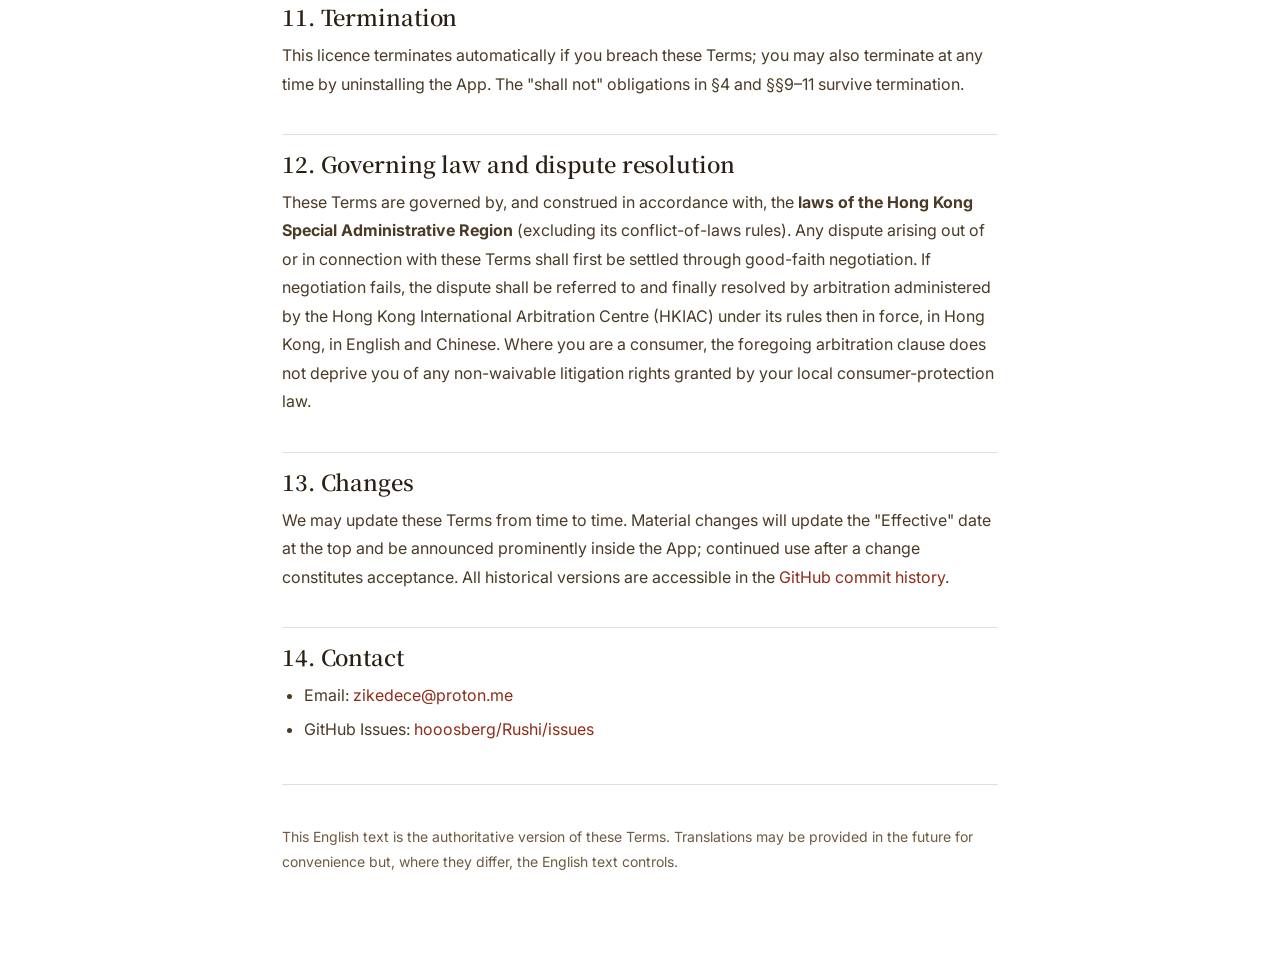
<file: terms.html>
<!DOCTYPE html>
<html lang="en">
<head>
  <meta charset="UTF-8">
  <meta name="viewport" content="width=device-width, initial-scale=1.0">
  <title>Terms of Service — Rushi (如是)</title>
  <meta name="description" content="Rushi (如是) iOS app terms of service. Free, on-device, no analytics; ships under Apple's Standard EULA with the additions described here.">
  <link rel="stylesheet" href="./styles.css">
  <link rel="icon" type="image/png" sizes="32x32" href="./icons/app-icon-32.png">
  <link rel="apple-touch-icon" sizes="180x180" href="./icons/app-icon-180.png">
</head>
<body>

<nav class="nav">
  <div class="nav-inner">
    <a href="./" class="nav-brand">
      <img src="./icons/app-icon-64.png" alt="Rushi">
      <span><span class="name-cn">如是</span><span class="name-en">Rushi</span></span>
    </a>
  </div>
</nav>

<div class="legal-page">
  <a href="./" class="back-link">← Back to home</a>
  <h1>Terms of Service</h1>
  <p class="updated">Effective: May 3, 2026</p>

  <h2>1. Acceptance</h2>
  <p>By downloading, installing, or using Rushi (如是, hereafter "the App"),
  you agree to these Terms of Service. If you do not agree, do not use the
  App. These Terms apply alongside the
  <a href="./privacy.html">Privacy Policy</a>.</p>

  <h2>2. Description of service</h2>
  <p>Rushi is an iPhone and iPad application for reading Buddhist
  scripture, working a 108-bead mala, copying scripture, and playing
  meditation soundscapes. It provides the Diamond Sutra, the Heart Sutra,
  and their multi-language translations as a calligraphic reading
  experience; an interactive prayer-bead counter; a copy-practice canvas;
  and an offline soundscape mixer. All features run locally on your
  device and do not depend on any remote server.</p>

  <h2>3. Apple Standard EULA</h2>
  <p>Except where these Terms expressly say otherwise, the App is
  distributed through the Apple App Store and is therefore
  <strong>also governed by Apple's Standard End User License
  Agreement</strong> ("Apple Standard EULA"):</p>
  <p style="margin-left:18px"><a href="https://www.apple.com/legal/internet-services/itunes/dev/stdeula/">https://www.apple.com/legal/internet-services/itunes/dev/stdeula/</a></p>
  <p>Where these Terms conflict with the Apple Standard EULA, the term
  more favourable to you prevails. Provisions concerning Apple's own
  rights, responsibilities, and indemnities are governed by the Apple
  Standard EULA.</p>

  <h2>4. Licence and restrictions</h2>
  <p>We grant you a limited, non-exclusive, non-transferable, revocable
  licence to use the App solely on Apple devices that you own or control,
  running iOS 17 or later, in accordance with these Terms.</p>
  <p>You <strong>shall not</strong>:</p>
  <ul>
    <li>use the App for any illegal, fraudulent, or otherwise improper
        purpose;</li>
    <li>reverse-engineer, decompile, or disassemble the App, except to the
        extent applicable law expressly permits;</li>
    <li>remove, alter, or obscure any copyright, trademark, or other
        proprietary notice in the App;</li>
    <li>without our prior written permission, redistribute, sell, rent, or
        lend the App or any of its core components to third parties.</li>
  </ul>
  <p>The Markdown scripture files inside the open-source GitHub repository
  are released separately under
  <a href="https://creativecommons.org/publicdomain/zero/1.0/">CC0 1.0
  (Public Domain Dedication)</a>; the redistribution restriction above
  does not apply to those files.</p>

  <h2>5. Scripture sourcing and copyright</h2>
  <p>Every scripture passage in the App has been reviewed and verified as
  originating from a public-domain source edition:</p>
  <ul>
    <li>The classical translators (Kumārajīva, Xuanzang, the 9-century
        Tibetan translation team, and so on) died over a millennium ago;
        their translations have long since exited the copyright term in
        every jurisdiction;</li>
    <li>The modern foreign-language editions used (e.g. Goddard 1932
        English, Walleser 1914 German) were published before the relevant
        public-domain cutoff dates (US 1929 cutoff, EU 70-years-pma
        expiry);</li>
    <li>Non-English / non-Chinese editions (Tibetan from the Derge
        Kangyur, Sanskrit transliterations, and so on) come from
        digitisation projects (84000.co, Wikisource, Esukhia) that
        explicitly release their digital reproductions to the public
        domain;</li>
    <li>Where minor passages were AI-assisted in translation and
        cross-reviewed, no copyright is asserted in the AI output layer;
        it is released alongside the source under CC0.</li>
  </ul>
  <p>Each passage is shown in the App with: source-edition name,
  translator, date, source URL, copyright status, and the basis for that
  status. If you believe a passage's copyright status is misstated, please
  contact us using the address below and we will investigate immediately.</p>

  <h2>6. Fonts and other third-party resources</h2>
  <p>The App bundles subsets of <a href="https://github.com/notofonts/noto-cjk">Noto
  Serif CJK SC / TC</a>, used and redistributed under the
  <a href="https://scripts.sil.org/OFL">SIL Open Font License 1.1</a>. The
  full LICENSE text is included in the App bundle at
  <code>Fonts/OFL-LICENSE.txt</code>. All meditation soundscapes are
  either public-domain or Creative Commons-licensed; complete attribution
  is shown inside the App's "About" screen.</p>

  <h2>7. Your content</h2>
  <p>Anything you enter into the App — dedication notes, copy-practice
  strokes, bookmarks — <strong>belongs to you</strong>. We neither view
  nor are able to view this content; it is stored only inside the App's
  sandbox on your device.</p>

  <h2>8. Pricing</h2>
  <p>The App is currently provided free of charge with no in-app
  purchases, subscriptions, paywalls, or advertising. We reserve the
  right to introduce a paid version, paid features, or a one-time
  purchase price in the future; any such change will be communicated
  clearly through an App update and within the App, and any features
  already available to existing users will be honoured at no additional
  cost where reasonable.</p>

  <h2>9. Disclaimer of warranties</h2>
  <p>The App is provided on an "AS IS" and "AS AVAILABLE" basis, without
  warranties of any kind, express or implied, including but not limited
  to warranties of merchantability, fitness for a particular purpose, or
  non-infringement. The App presents Buddhist scriptural content from
  recognised source editions; the developer makes no warranty or
  representation about any religious, philosophical, or practical
  interpretation thereof.</p>

  <h2>10. Limitation of liability</h2>
  <p>To the fullest extent permitted by law, the developer and its
  affiliates shall not be liable for any indirect, incidental, special,
  consequential, or punitive damages arising from or related to your use
  of, or inability to use, the App, even if advised of the possibility
  of such damages. In any event, the developer's total cumulative
  liability for the App shall not exceed the amount you paid to obtain
  the App (if the App was free, that amount is zero).</p>

  <h2>11. Termination</h2>
  <p>This licence terminates automatically if you breach these Terms; you
  may also terminate at any time by uninstalling the App. The "shall
  not" obligations in §4 and §§9–11 survive termination.</p>

  <h2>12. Governing law and dispute resolution</h2>
  <p>These Terms are governed by, and construed in accordance with, the
  <strong>laws of the Hong Kong Special Administrative Region</strong>
  (excluding its conflict-of-laws rules). Any dispute arising out of or
  in connection with these Terms shall first be settled through good-faith
  negotiation. If negotiation fails, the dispute shall be referred to and
  finally resolved by arbitration administered by the Hong Kong
  International Arbitration Centre (HKIAC) under its rules then in force,
  in Hong Kong, in English and Chinese. Where you are a consumer, the
  foregoing arbitration clause does not deprive you of any non-waivable
  litigation rights granted by your local consumer-protection law.</p>

  <h2>13. Changes</h2>
  <p>We may update these Terms from time to time. Material changes will
  update the "Effective" date at the top and be announced prominently
  inside the App; continued use after a change constitutes acceptance.
  All historical versions are accessible in the
  <a href="https://github.com/hooosberg/Rushi/commits/main/terms.html">GitHub
  commit history</a>.</p>

  <h2>14. Contact</h2>
  <ul>
    <li>Email: <a href="mailto:zikedece@proton.me">zikedece@proton.me</a></li>
    <li>GitHub Issues: <a href="https://github.com/hooosberg/Rushi/issues">hooosberg/Rushi/issues</a></li>
  </ul>

  <hr style="margin:40px 0;border:none;border-top:1px solid var(--line)">
  <p style="font-size:14px;color:var(--muted)">This English text is the
  authoritative version of these Terms. Translations may be provided in
  the future for convenience but, where they differ, the English text
  controls.</p>
</div>

</body>
</html>
</file>
<file: styles.css>
/* Rushi (如是) — landing styles
   A warm, paper-and-ink palette inspired by the in-app theme: cream paper,
   sandalwood, vermillion accent, slate ink. Mobile-first, no JS framework. */

@import url('https://fonts.googleapis.com/css2?family=Noto+Serif+SC:wght@400;500;600;700&family=Inter:wght@400;500;600;700;800&display=swap');

*, *::before, *::after { margin: 0; padding: 0; box-sizing: border-box; }

:root {
  --paper:     #F2E6CC;
  --paper-2:   #E8D8B7;
  --paper-3:   #D7C29B;
  --ink:       #2A1F12;
  --ink-2:     #4A3A26;
  --muted:     #6E5A40;
  --line:      rgba(74, 58, 38, 0.16);
  --wood:      #5A371B;
  --wood-deep: #2A1408;
  --wood-light:#8C5A36;
  --vermilion: #B84A2E;
  --vermilion-dark: #8E2C18;
  --jade:      #4F7A60;
  --gold:      #B98A3C;
  --surface:   rgba(255, 250, 240, 0.62);
  --surface-2: rgba(255, 250, 240, 0.92);
  --shadow-sm: 0 1px 3px rgba(74, 58, 38, 0.08);
  --shadow-md: 0 4px 18px rgba(74, 58, 38, 0.10);
  --shadow-lg: 0 18px 48px rgba(74, 58, 38, 0.14);
  --radius:    14px;
  --radius-lg: 22px;
  --max-w:     1120px;
  --serif: 'Noto Serif SC', 'Songti SC', 'Songti TC', serif;
  --sans:  'Inter', -apple-system, BlinkMacSystemFont, 'Segoe UI', sans-serif;
}

html { scroll-behavior: smooth; }

body {
  font-family: var(--sans);
  color: var(--ink);
  background:
    radial-gradient(circle at 50% -10%, #F8EDD2 0%, transparent 60%),
    linear-gradient(180deg, var(--paper) 0%, var(--paper-2) 55%, var(--paper-3) 100%);
  background-attachment: fixed;
  min-height: 100vh;
  line-height: 1.62;
  -webkit-font-smoothing: antialiased;
  text-rendering: optimizeLegibility;
}

a { color: var(--vermilion-dark); text-decoration: none; }
a:hover { color: var(--vermilion); text-decoration: underline; text-underline-offset: 2px; }

/* ------------ Nav ------------ */
.nav {
  position: sticky; top: 0; z-index: 50;
  backdrop-filter: saturate(140%) blur(14px);
  -webkit-backdrop-filter: saturate(140%) blur(14px);
  background: rgba(242, 230, 204, 0.72);
  border-bottom: 1px solid var(--line);
}
.nav-inner {
  max-width: var(--max-w); margin: 0 auto;
  padding: 14px 22px;
  display: flex; align-items: center; gap: 18px;
}
.nav-brand { display: flex; align-items: center; gap: 10px; font-weight: 600; color: var(--ink); }
.nav-brand img { width: 30px; height: 30px; border-radius: 7px; box-shadow: var(--shadow-sm); }
.nav-brand .name-cn { font-family: var(--serif); font-size: 18px; }
.nav-brand .name-en { font-size: 13px; color: var(--muted); margin-left: 4px; }
.nav-links { margin-left: auto; display: flex; gap: 22px; align-items: center; }
.nav-links a { color: var(--ink-2); font-size: 14px; font-weight: 500; }
.nav-links a:hover { color: var(--vermilion-dark); text-decoration: none; }
@media (max-width: 720px) {
  .nav-links a:not(.btn) { display: none; }
}

/* ------------ Layout ------------ */
.section {
  max-width: var(--max-w); margin: 0 auto;
  padding: 80px 22px;
}
.section-narrow { max-width: 880px; }

.eyebrow {
  font-size: 12px; letter-spacing: 0.18em; text-transform: uppercase;
  color: var(--vermilion-dark); font-weight: 600;
  margin-bottom: 14px;
}

h1, h2, h3 {
  font-family: var(--serif); color: var(--ink); letter-spacing: -0.005em;
  font-weight: 600;
}
h1 { font-size: clamp(36px, 6vw, 58px); line-height: 1.18; }
h2 { font-size: clamp(28px, 4vw, 40px); line-height: 1.22; margin-bottom: 14px; }
h3 { font-size: 20px; line-height: 1.35; }
.lede { font-size: clamp(16px, 1.6vw, 19px); color: var(--ink-2); max-width: 640px; }

/* ------------ Hero ------------ */
.hero {
  text-align: center;
  padding: 80px 22px 40px;
  max-width: 880px; margin: 0 auto;
}
.hero-icon {
  width: 112px; height: 112px;
  border-radius: 26px;
  box-shadow: var(--shadow-lg);
  margin-bottom: 28px;
}
.hero h1 {
  margin: 0 auto 18px;
  max-width: 780px;
}
.hero h1 .glyph {
  font-family: var(--serif);
  background: linear-gradient(135deg, var(--vermilion) 0%, var(--wood) 100%);
  -webkit-background-clip: text;
  background-clip: text;
  color: transparent;
}
.hero p.lede { margin: 0 auto 14px; }
.hero p.subtitle { color: var(--muted); margin-top: 6px; font-family: var(--serif); font-size: 17px; }

.cta-row {
  display: flex; gap: 14px; justify-content: center; flex-wrap: wrap;
  margin: 32px 0 18px;
}
.btn {
  display: inline-flex; align-items: center; gap: 10px;
  padding: 13px 22px; border-radius: 999px;
  font-size: 15px; font-weight: 600;
  border: 1.5px solid transparent;
  transition: transform 0.15s ease, box-shadow 0.15s ease, background-color 0.15s ease;
  cursor: pointer; text-decoration: none;
}
.btn:hover { transform: translateY(-1px); text-decoration: none; }
.btn-primary {
  background: var(--ink); color: var(--paper);
  box-shadow: var(--shadow-md);
}
.btn-primary:hover { background: var(--wood-deep); color: var(--paper); box-shadow: var(--shadow-lg); }
.btn-outline {
  background: var(--surface);
  color: var(--ink);
  border-color: var(--line);
}
.btn-outline:hover { background: var(--surface-2); color: var(--ink); border-color: var(--ink); }
.btn svg { flex-shrink: 0; }

.hero-meta {
  display: flex; gap: 20px; justify-content: center; flex-wrap: wrap;
  font-size: 13px; color: var(--muted);
  margin-top: 8px;
}
.hero-meta span::before { content: "·"; margin-right: 18px; color: var(--line); }
.hero-meta span:first-child::before { content: ""; margin: 0; }

/* ------------ Language dropdown ------------ */
.lang-dropdown { position: relative; }
.lang-dropdown-trigger {
  display: inline-flex; align-items: center; gap: 6px;
  padding: 7px 12px;
  border-radius: 999px;
  background: var(--surface);
  border: 1px solid var(--line);
  color: var(--ink-2);
  font-size: 13px; font-weight: 500;
  cursor: pointer;
  transition: background-color 0.15s ease, border-color 0.15s ease;
  font-family: var(--sans);
}
.lang-dropdown-trigger:hover { background: var(--surface-2); border-color: var(--ink); color: var(--ink); }
.lang-dropdown-trigger svg { opacity: 0.7; }
.lang-dropdown-trigger .caret { font-size: 9px; opacity: 0.65; margin-left: 2px; }
.lang-dropdown-menu {
  position: absolute; top: calc(100% + 6px); right: 0;
  min-width: 168px;
  background: rgba(255, 250, 240, 0.97);
  backdrop-filter: blur(14px);
  -webkit-backdrop-filter: blur(14px);
  border: 1px solid var(--line);
  border-radius: 14px;
  box-shadow: var(--shadow-md);
  padding: 6px;
  display: none;
  z-index: 200;
}
.lang-dropdown-menu.open { display: block; }
.lang-dropdown-item {
  display: block;
  width: 100%;
  text-align: left;
  padding: 8px 14px;
  font-size: 13.5px;
  color: var(--ink-2);
  background: transparent;
  border: none; border-radius: 8px;
  cursor: pointer;
  font-family: var(--sans);
  transition: background-color 0.12s ease, color 0.12s ease;
}
.lang-dropdown-item:hover { background: rgba(74, 58, 38, 0.06); color: var(--ink); }
.lang-dropdown-item.active { color: var(--ink); font-weight: 600; background: rgba(184, 74, 46, 0.08); }
.lang-dropdown-item.active::before { content: "✓ "; color: var(--vermilion-dark); font-weight: 700; }

/* ------------ Hero poster row ------------ */
.hero-posters {
  max-width: 1200px;
  margin: 30px auto 0;
  padding: 0 22px;
  display: grid;
  grid-template-columns: repeat(5, 1fr);
  gap: 14px;
}
.hero-poster {
  border-radius: var(--radius);
  overflow: hidden;
  background: rgba(255, 250, 240, 0.45);
  box-shadow: var(--shadow-sm);
  transition: transform 0.25s ease, box-shadow 0.25s ease;
}
.hero-poster:hover {
  transform: translateY(-3px);
  box-shadow: var(--shadow-md);
}
.hero-poster img {
  width: 100%; height: auto; display: block;
}
@media (max-width: 980px) {
  .hero-posters { grid-template-columns: repeat(3, 1fr); }
  .hero-posters > .hero-poster:nth-child(4),
  .hero-posters > .hero-poster:nth-child(5) { display: none; }
}
@media (max-width: 580px) {
  .hero-posters {
    grid-template-columns: none;
    grid-auto-flow: column;
    grid-auto-columns: 65%;
    overflow-x: auto;
    scroll-snap-type: x mandatory;
    padding: 0 16px;
    gap: 12px;
  }
  .hero-posters > .hero-poster { scroll-snap-align: center; }
  .hero-posters > .hero-poster:nth-child(4),
  .hero-posters > .hero-poster:nth-child(5) { display: block; }
}

/* ------------ Stats / facts ------------ */
.stat-row {
  display: grid;
  grid-template-columns: repeat(auto-fit, minmax(160px, 1fr));
  gap: 20px;
  max-width: var(--max-w); margin: 40px auto 0;
  padding: 0 22px;
}
.stat {
  text-align: center;
  padding: 22px 16px;
  background: var(--surface);
  border: 1px solid var(--line);
  border-radius: var(--radius);
}
.stat .num { font-family: var(--serif); font-size: 32px; font-weight: 600; color: var(--wood); display: block; }
.stat .label { font-size: 13px; color: var(--muted); margin-top: 6px; display: block; }

/* ------------ Features ------------ */
.features {
  display: grid;
  grid-template-columns: repeat(auto-fit, minmax(260px, 1fr));
  gap: 22px;
  margin-top: 40px;
}
.feature {
  background: var(--surface);
  border: 1px solid var(--line);
  border-radius: var(--radius);
  padding: 26px 22px;
  transition: transform 0.2s ease, box-shadow 0.2s ease;
}
.feature:hover { transform: translateY(-2px); box-shadow: var(--shadow-md); }
.feature-glyph {
  font-family: var(--serif);
  font-size: 28px; color: var(--vermilion-dark);
  display: inline-block; margin-bottom: 10px;
  line-height: 1;
}
.feature h3 { margin-bottom: 8px; }
.feature p { color: var(--ink-2); font-size: 14.5px; }

/* ------------ Screenshots strip ------------ */
.shots {
  display: grid;
  grid-template-columns: repeat(auto-fit, minmax(190px, 1fr));
  gap: 18px;
  margin-top: 36px;
}
.shot {
  border-radius: var(--radius);
  overflow: hidden;
  background: var(--surface);
  box-shadow: var(--shadow-sm);
  border: 1px solid var(--line);
}
.shot img { width: 100%; height: auto; display: block; }
.shot-caption { padding: 12px 14px; font-size: 13px; color: var(--ink-2); font-weight: 500; }

/* ------------ Languages strip ------------ */
.lang-strip {
  text-align: center;
  background: var(--surface);
  border-top: 1px solid var(--line);
  border-bottom: 1px solid var(--line);
  padding: 36px 22px;
}
.lang-strip-label {
  font-size: 12px; letter-spacing: 0.18em; text-transform: uppercase;
  color: var(--muted); margin-bottom: 14px;
}
.lang-list {
  display: flex; flex-wrap: wrap; justify-content: center;
  gap: 8px 18px;
  font-family: var(--serif);
  font-size: 16px;
  color: var(--ink-2);
  max-width: 760px; margin: 0 auto;
}
.lang-list span { white-space: nowrap; }
.lang-list span::after {
  content: "·"; margin-left: 18px; color: var(--line);
}
.lang-list span:last-child::after { content: ""; }

/* ------------ Sutras / open-source ------------ */
.sutras-grid {
  display: grid;
  grid-template-columns: repeat(auto-fit, minmax(260px, 1fr));
  gap: 18px;
  margin-top: 28px;
}
.sutra-card {
  background: var(--surface-2);
  border: 1px solid var(--line);
  border-radius: var(--radius);
  padding: 22px;
}
.sutra-card .title-cn {
  font-family: var(--serif); font-size: 20px; font-weight: 600; color: var(--ink);
  margin-bottom: 4px;
}
.sutra-card .title-en { font-size: 13px; color: var(--muted); margin-bottom: 14px; }
.sutra-card .meta { font-size: 13px; color: var(--ink-2); }
.sutra-card .meta strong { color: var(--ink); }

/* ------------ CTA section ------------ */
.cta-section {
  text-align: center;
  background:
    linear-gradient(180deg, transparent 0%, rgba(184, 74, 46, 0.04) 100%);
  padding: 80px 22px 100px;
  border-top: 1px solid var(--line);
}

/* ------------ Footer ------------ */
footer {
  padding: 50px 22px 70px;
  border-top: 1px solid var(--line);
  background: var(--surface);
}
.foot-inner {
  max-width: var(--max-w); margin: 0 auto;
  display: flex; flex-wrap: wrap; gap: 30px;
  justify-content: space-between; align-items: flex-start;
}
.foot-brand {
  display: flex; align-items: center; gap: 12px;
  font-family: var(--serif); font-size: 18px; color: var(--ink);
}
.foot-brand img { width: 40px; height: 40px; border-radius: 9px; }
.foot-links { display: flex; gap: 28px; flex-wrap: wrap; }
.foot-col { display: flex; flex-direction: column; gap: 8px; min-width: 130px; }
.foot-col-title {
  font-size: 12px; letter-spacing: 0.16em; text-transform: uppercase;
  color: var(--muted); margin-bottom: 4px;
}
.foot-col a { color: var(--ink-2); font-size: 14px; }
.foot-col a:hover { color: var(--vermilion-dark); }
.foot-bottom {
  max-width: var(--max-w); margin: 36px auto 0;
  padding-top: 22px; border-top: 1px solid var(--line);
  display: flex; justify-content: space-between; flex-wrap: wrap; gap: 16px;
  font-size: 13px; color: var(--muted);
}

/* ------------ Legal pages ------------ */
.legal-page {
  max-width: 760px; margin: 0 auto;
  padding: 60px 22px 80px;
  font-size: 16px; line-height: 1.78;
  color: var(--ink-2);
}
.legal-page h1 {
  font-size: 38px; color: var(--ink); margin-bottom: 8px;
}
.legal-page h2 {
  font-size: 22px; color: var(--ink); margin: 36px 0 10px;
  padding-top: 16px; border-top: 1px solid var(--line);
}
.legal-page h2:first-of-type { padding-top: 0; border-top: none; }
.legal-page p { margin-bottom: 14px; }
.legal-page ul, .legal-page ol { padding-left: 22px; margin-bottom: 14px; }
.legal-page li { margin-bottom: 6px; }
.legal-page table {
  width: 100%; margin: 12px 0 18px;
  border-collapse: collapse; font-size: 14.5px;
}
.legal-page th, .legal-page td {
  text-align: left; vertical-align: top;
  padding: 10px 12px;
  border-bottom: 1px solid var(--line);
}
.legal-page th { background: var(--surface); color: var(--ink); font-weight: 600; }
.legal-page code {
  background: rgba(74, 58, 38, 0.08);
  padding: 2px 6px; border-radius: 4px;
  font-size: 13.5px; font-family: ui-monospace, SF Mono, Menlo, monospace;
}
.legal-page .updated {
  color: var(--muted); font-size: 14px; margin-bottom: 28px;
}
.back-link {
  display: inline-block; margin-bottom: 32px;
  color: var(--muted); font-size: 14px;
}

/* ------------ Misc ------------ */
.divider {
  height: 1px; background: var(--line); margin: 70px auto;
  max-width: 280px;
}
.section h2 + .lede { margin-top: 8px; max-width: 700px; }
</file>
